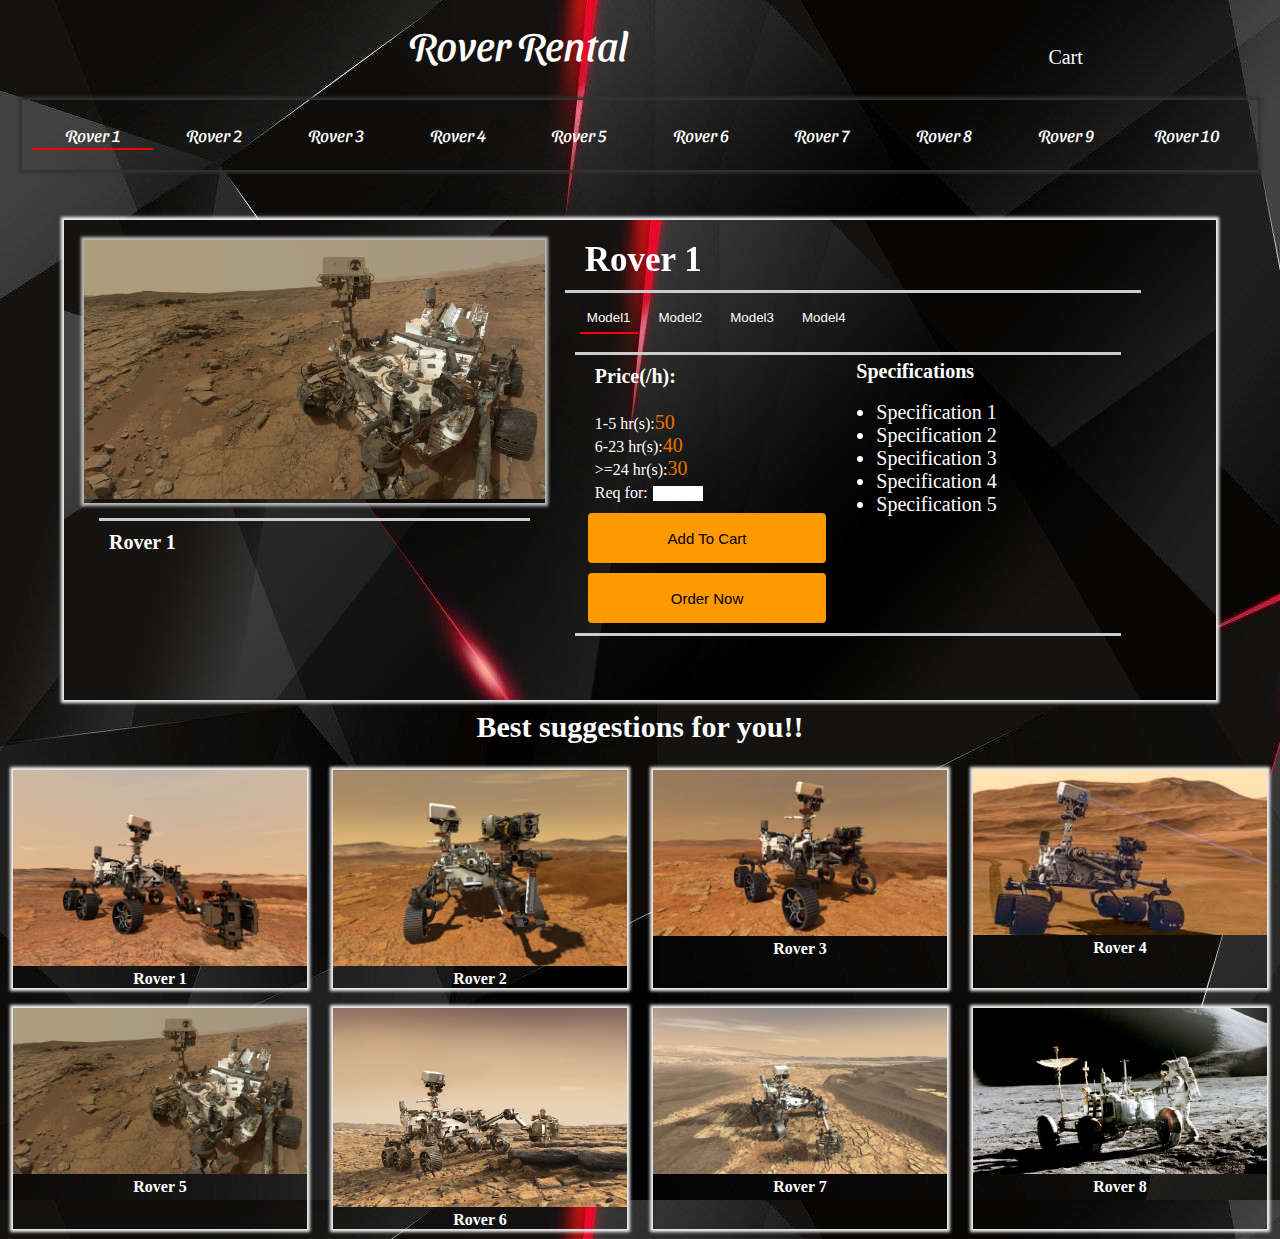
<file: index.html>
<!DOCTYPE html>
<html>
<head>

	<link rel="icon" href="https://img.icons8.com/windows/32/000000/moon-rover.png">
	<meta charset="utf-8">
	<meta http-equiv="X-UA-Compatible" content="IE=edge">
	<meta name="viewport" content="width=device-width, initial-scale=1">
	<title>Rover rental</title>
	<link href="https://fonts.googleapis.com/css2?family=Sansita+Swashed&display=swap" rel="stylesheet">

	<link rel="stylesheet" href="https://cdnjs.cloudflare.com/ajax/libs/font-awesome/4.7.0/css/font-awesome.min.css">
	<link rel="stylesheet" href="https://maxcdn.bootstrapcdn.com/font-awesome/4.4.0/css/font-awesome.min.css">

	<link rel="stylesheet" type="text/css" href="rover.css">
</head>
<body>
	<!-- <div class="bill">
		<span>
			Payment Details
		</span>
		<span>
			Total cost:
		</span>
	</div> -->
	<div class="cartlist" id="cartlist">
		<!-- <span style="float: right;padding: 5px;margin: 5px;">
			CART:
		</span> -->
		<button class="proceed" onclick="proceed()" >
			Proceed to pay
		</button>
		<!-- <div class="i1" id="i1">
			<div class="model">
				<span class="c">
					Rover1 (model1)
				</span>
			</div>
			<div class="ofor">
				<div class="tm">
					<span class="d">
						for 3 hr(s)
					</span>
				</div>
				<hr>
				<div style="display: flex;">
					<div class="time" id="time">
						
					</div>
					<div class="date" id="date">
						
					</div>
				</div>
			</div>
		</div>
		<hr> -->
	</div>
	<div class="navbar" id="navbar">
		<div class="titleRR" id="titleRR">
			<div style="font-family: 'Sansita Swashed', cursive;">Rover Rental</div>
			<div class="ocs1" id="ocs1">
			<div class="cart" id="cart" onclick="cartl()">
				Cart
			</div>
			<!-- <div class="orders" id="orders" onclick="ordersl()">
				Orders
			</div> -->
			</div>
		</div>
		<div class="ocs" id="ocs">
			<div class="cart" id="cart" onclick="cartl()">
				Cart
			</div>
			<!-- <div class="orders" id="orders" onclick="ordersl()">
				Orders
			</div> -->
		</div>
	</div>
	<div class="rtypes" id="rtypes">
		<button class="r1" id="r1" onclick="selrover(1)">Rover 1</button>
		<button class="r2" id="r2" onclick="selrover(2)">Rover 2</button>
		<button class="r3" id="r3" onclick="selrover(3)">Rover 3</button>
		<button class="r4" id="r4" onclick="selrover(4)">Rover 4</button>
		<button class="r5" id="r5" onclick="selrover(5)">Rover 5</button>
		<button class="r6" id="r6" onclick="selrover(6)">Rover 6</button>
		<button class="r7" id="r7" onclick="selrover(7)">Rover 7</button>
		<button class="r8" id="r8" onclick="selrover(8)">Rover 8</button>
		<button class="r9" id="r9" onclick="selrover(9)">Rover 9</button>
		<button class="r10" id="r10" onclick="selrover(10)">Rover 10</button>
	</div>
	<div class="added" id="added">
		Added to cart
	</div>
	<div class="main" id="main">
		<div class="cardet" id="cardt">
			<div class="rvr1" id="rvr1" style="box-shadow: 0px 0px 3px 3px #bfbfbf;">
				<img id="image" src="rover1.jpg" style="width: 100%">
			</div>
			<div class="rovd" id="rovd">
				<hr>
				<div class="rovname" id="rovname">
					<span id="name" style="position: relative;top:35%; margin-left: 10px;margin-right: 10px">Rover 1</span>
					<div>
						
					</div>
				</div>

				<div class="rovcost" id="rovcost">
					
				</div>
			</div>
			<div class="atc1" id="atc1" onclick="addtocart()">
				<button class="atcb">Add To Cart</button>
			</div>
			<div class="ato1" id="ato1">
				<button class="ptrb">Order Now</button>
			</div>
			<div class="specs" id="specs">
				<span id="sp" class="sp">
							Specifications
						</span>
						<br>
						<br>
						<ul class="speci" id="speci">
							<li>Specification 1</li>
							<li>Specification 2</li>
							<li>Specification 3</li>
							<li>Specification 4</li>
							<li>Specification 5</li>
						</ul>
			</div>
		</div>
		<div class="chmain" id="chmain">
			<div class="char" id="char">
				<span id="name1" style="position: relative;top:10px; margin-left: 10px;margin-right: 10px">Rover 1</span>
			</div>
				<hr>

			<div class="models" id="models">
				<!-- <span style="font-weight: bold;font-size: 20px;">Model:</span> -->
				<button class="m1" id="m1" onclick="modelsel(1)">Model1</button>
				<button class="m2" id="m2" onclick="modelsel(2)">Model2</button>
				<button class="m3" id="m3" onclick="modelsel(3)">Model3</button>
				<button class="m4" id="m4" onclick="modelsel(4)">Model4</button>
				<br>
				<br>
				<hr>
				<div class="cost" id="cost">
					<div class="cost1" id="cost1">
						<div class="rc">
							<span>
								<label class="rcl" id="pricetag">Price(/h):</label><br><br>
								<label class="rclp">1-5 hr(s):</label><label class="pval1" id="pval1" style="color: #e67300"> 120</label><br>
								<label class="rclp">6-23 hr(s):</label><label class="pval6" id="pval6" style="color: #e67300"> 120</label><br>
								<label class="rclp">>=24 hr(s):</label><label class="pval24" id="pval24" style="color: #e67300">;120</label><br>

								<label class="rclp">Req for:</label><!-- <label class="pval12" id="pval12" style="color: #e67300"> &nbsp; &#x20B9;120</label> -->
								<input type="number" name="text" id="text" class="text" autocomplete="off" min="0">
								<br>
							</span>
						</div>
						<div class="atc" id="atc">
							<button class="atcb" id="atcb" onclick="addtocart()">Add To Cart</button>
						</div>
						<div class="ato" id="ato" onclick="order()">
							<button class="ptrb">Order Now</button>
						</div>
					</div>
					<div class="spl" id="spl">
						<span id="sp" class="sp">
							Specifications
						</span>
						<br>
						<br>
						<ul class="speci" id="speci">
							<li>Specification 1</li>
							<li>Specification 2</li>
							<li>Specification 3</li>
							<li>Specification 4</li>
							<li>Specification 5</li>
						</ul>
					</div>
				</div>
				<hr>
				
			</div>
		</div>
	</div>
	<div class="stitle" id="stitle">
			Best suggestions for you!!
	</div>
	<div class="sugg" id="sugg">
		
		<div class="s1" onclick="selrover(1)">
			<img src="r1.jpg" style="width: 100%">
			<span style="margin-top: 5px;font-weight: bold;">
				Rover 1
			</span>
		</div>
		<div class="s2" onclick="selrover(2)">
			<img src="r2.jpg" style="width: 100%">
			<span style="margin-top: 5px;font-weight: bold;">
				Rover 2
			</span>
		</div>		
		<div class="s3" onclick="selrover(3)">
			<img src="r3.jpg" style="width: 100%">
			<span style="margin-top: 5px;font-weight: bold;">
				Rover 3
			</span>
		</div>
		<div class="s4" onclick="selrover(4)">
			<img src="r4.jpg" style="width: 100%">
			<span style="margin-top: 5px;font-weight: bold;">
				Rover 4
			</span>
		</div>
	</div>
	<div class="sugg1" id="sugg1">
		
		<div class="s11" onclick="selrover(5)">
			<img src="rover1.jpg" style="width: 100%">
			<span style="margin-top: 5px;font-weight: bold;">
				Rover 5
			</span>
		</div>
		<div class="s12" onclick="selrover(6)">
			<img src="rover2.jpg" style="width: 100%">
			<span style="margin-top: 5px;font-weight: bold;">
				Rover 6
			</span>
		</div>		
		<div class="s13" onclick="selrover(7)">
			<img src="rover3.jpg" style="width: 100%">
			<span style="margin-top: 5px;font-weight: bold;">
				Rover 7
			</span>
		</div>
		<div class="s14" onclick="selrover(8)">
			<img src="rover4.jpg" style="width: 100%">
			<span style="margin-top: 5px;font-weight: bold;">
				Rover 8
			</span>
		</div>
	</div>
	<script type="text/javascript">
		document.getElementById("r1").style.borderBottomColor="red";
		document.getElementById("r2").style.borderBottomColor="transparent";
		document.getElementById("r3").style.borderBottomColor="transparent";
		document.getElementById("r4").style.borderBottomColor="transparent";
		document.getElementById("r5").style.borderBottomColor="transparent";
		document.getElementById("r6").style.borderBottomColor="transparent";
		document.getElementById("r7").style.borderBottomColor="transparent";
		document.getElementById("r8").style.borderBottomColor="transparent";
		document.getElementById("r9").style.borderBottomColor="transparent";
		document.getElementById("r10").style.borderBottomColor="transparent";
		localStorage.setItem("rovnum","1");
		function selrover(num){
			var mul;

			if(num==1){
				localStorage.setItem("model","model1");
				localStorage.setItem("rovnum","1");
				mul=parseInt(localStorage.getItem("rovnum"));
				document.getElementById("m1").style.borderBottomColor = "red";
				document.getElementById("m2").style.borderBottomColor = "transparent";
				document.getElementById("m3").style.borderBottomColor = "transparent";
				document.getElementById("m4").style.borderBottomColor = "transparent";
				// .pval1,.pval6,.pval12,.pval24
				document.getElementById("pval1").innerHTML=50*mul;
				document.getElementById("pval6").innerHTML=40*mul;
				// document.getElementById("pval12").innerHTML="&nbsp; &#x20B9; 230/-";
				document.getElementById("pval24").innerHTML=30*mul;
				document.getElementById("image").src="r1.jpg";
				document.getElementById("name").innerHTML="Rover 1";
				document.getElementById("name1").innerHTML="Rover 1";
				document.getElementById("r1").style.borderBottomColor="red";
				document.getElementById("r2").style.borderBottomColor="transparent";
				document.getElementById("r3").style.borderBottomColor="transparent";
				document.getElementById("r4").style.borderBottomColor="transparent";
				document.getElementById("r5").style.borderBottomColor="transparent";
				document.getElementById("r6").style.borderBottomColor="transparent";
				document.getElementById("r7").style.borderBottomColor="transparent";
				document.getElementById("r8").style.borderBottomColor="transparent";
				document.getElementById("r9").style.borderBottomColor="transparent";
				document.getElementById("r10").style.borderBottomColor="transparent";
			}
			else if(num==2){
				localStorage.setItem("model","model1");
				localStorage.setItem("rovnum","2");
				mul=parseInt(localStorage.getItem("rovnum"));

				document.getElementById("m1").style.borderBottomColor = "red";
				document.getElementById("m2").style.borderBottomColor = "transparent";
				document.getElementById("m3").style.borderBottomColor = "transparent";
				document.getElementById("m4").style.borderBottomColor = "transparent";
				// .pval1,.pval6,.pval12,.pval24
				document.getElementById("pval1").innerHTML=50*mul;
				document.getElementById("pval6").innerHTML=40*mul;
				// document.getElementById("pval12").innerHTML="&nbsp; &#x20B9; 230/-";
				document.getElementById("pval24").innerHTML=30*mul;
				document.getElementById("name").innerHTML="Rover 2";
				document.getElementById("name1").innerHTML="Rover 2";
				document.getElementById("image").src="r2.jpg";
				document.getElementById("r1").style.borderBottomColor="transparent";
				document.getElementById("r2").style.borderBottomColor="red";
				document.getElementById("r3").style.borderBottomColor="transparent";
				document.getElementById("r4").style.borderBottomColor="transparent";
				document.getElementById("r5").style.borderBottomColor="transparent";
				document.getElementById("r6").style.borderBottomColor="transparent";
				document.getElementById("r7").style.borderBottomColor="transparent";
				document.getElementById("r8").style.borderBottomColor="transparent";
				document.getElementById("r9").style.borderBottomColor="transparent";
				document.getElementById("r10").style.borderBottomColor="transparent";
			}
			else if(num==3){
				localStorage.setItem("model","model1");
				localStorage.setItem("rovnum","3");
				mul=parseInt(localStorage.getItem("rovnum"));
				document.getElementById("m1").style.borderBottomColor = "red";
				document.getElementById("m2").style.borderBottomColor = "transparent";
				document.getElementById("m3").style.borderBottomColor = "transparent";
				document.getElementById("m4").style.borderBottomColor = "transparent";
				// .pval1,.pval6,.pval12,.pval24
				document.getElementById("pval1").innerHTML=50*mul;
				document.getElementById("pval6").innerHTML=40*mul;
				// document.getElementById("pval12").innerHTML="&nbsp; &#x20B9; 230/-";
				document.getElementById("pval24").innerHTML=30*mul;
				document.getElementById("name").innerHTML="Rover 3";
				document.getElementById("name1").innerHTML="Rover 3";
				document.getElementById("image").src="r3.jpg";
				document.getElementById("r1").style.borderBottomColor="transparent";
				document.getElementById("r2").style.borderBottomColor="transparent";
				document.getElementById("r3").style.borderBottomColor="red";
				document.getElementById("r4").style.borderBottomColor="transparent";
				document.getElementById("r5").style.borderBottomColor="transparent";
				document.getElementById("r6").style.borderBottomColor="transparent";
				document.getElementById("r7").style.borderBottomColor="transparent";
				document.getElementById("r8").style.borderBottomColor="transparent";
				document.getElementById("r9").style.borderBottomColor="transparent";
				document.getElementById("r10").style.borderBottomColor="transparent";
			}
			else if(num==4){
				localStorage.setItem("model","model1");
				localStorage.setItem("rovnum","4");
				mul=parseInt(localStorage.getItem("rovnum"));
				document.getElementById("m1").style.borderBottomColor = "red";
				document.getElementById("m2").style.borderBottomColor = "transparent";
				document.getElementById("m3").style.borderBottomColor = "transparent";
				document.getElementById("m4").style.borderBottomColor = "transparent";
				// .pval1,.pval6,.pval12,.pval24
				document.getElementById("pval1").innerHTML=50*mul;
				document.getElementById("pval6").innerHTML=40*mul;
				// document.getElementById("pval12").innerHTML="&nbsp; &#x20B9; 230/-";
				document.getElementById("pval24").innerHTML=30*mul;
				document.getElementById("name").innerHTML="Rover 4";
				document.getElementById("name1").innerHTML="Rover 4";
				document.getElementById("image").src="r4.jpg";
				document.getElementById("r1").style.borderBottomColor="transparent";
				document.getElementById("r2").style.borderBottomColor="transparent";
				document.getElementById("r3").style.borderBottomColor="transparent";
				document.getElementById("r4").style.borderBottomColor="red";
				document.getElementById("r5").style.borderBottomColor="transparent";
				document.getElementById("r6").style.borderBottomColor="transparent";
				document.getElementById("r7").style.borderBottomColor="transparent";
				document.getElementById("r8").style.borderBottomColor="transparent";
				document.getElementById("r9").style.borderBottomColor="transparent";
				document.getElementById("r10").style.borderBottomColor="transparent";
			}
			else if(num==5){
				localStorage.setItem("model","model1");
				localStorage.setItem("rovnum","5");
				mul=parseInt(localStorage.getItem("rovnum"));
				document.getElementById("m1").style.borderBottomColor = "red";
				document.getElementById("m2").style.borderBottomColor = "transparent";
				document.getElementById("m3").style.borderBottomColor = "transparent";
				document.getElementById("m4").style.borderBottomColor = "transparent";
				// .pval1,.pval6,.pval12,.pval24
				document.getElementById("pval1").innerHTML=50*mul;
				document.getElementById("pval6").innerHTML=40*mul;
				// document.getElementById("pval12").innerHTML="&nbsp; &#x20B9; 230/-";
				document.getElementById("pval24").innerHTML=30*mul;
				document.getElementById("name").innerHTML="Rover 5";
				document.getElementById("name1").innerHTML="Rover 5";
				document.getElementById("image").src="rover1.jpg";
				document.getElementById("r1").style.borderBottomColor="transparent";
				document.getElementById("r2").style.borderBottomColor="transparent";
				document.getElementById("r3").style.borderBottomColor="transparent";
				document.getElementById("r4").style.borderBottomColor="transparent";
				document.getElementById("r5").style.borderBottomColor="red";
				document.getElementById("r6").style.borderBottomColor="transparent";
				document.getElementById("r7").style.borderBottomColor="transparent";
				document.getElementById("r8").style.borderBottomColor="transparent";
				document.getElementById("r9").style.borderBottomColor="transparent";
				document.getElementById("r10").style.borderBottomColor="transparent";
			}
			else if(num==6){
				localStorage.setItem("model","model1");
				localStorage.setItem("rovnum","6");
				mul=parseInt(localStorage.getItem("rovnum"));
				document.getElementById("m1").style.borderBottomColor = "red";
				document.getElementById("m2").style.borderBottomColor = "transparent";
				document.getElementById("m3").style.borderBottomColor = "transparent";
				document.getElementById("m4").style.borderBottomColor = "transparent";
				// .pval1,.pval6,.pval12,.pval24
				document.getElementById("pval1").innerHTML=50*mul;
				document.getElementById("pval6").innerHTML=40*mul;
				// document.getElementById("pval12").innerHTML="&nbsp; &#x20B9; 230/-";
				document.getElementById("pval24").innerHTML=30*mul;
				document.getElementById("name").innerHTML="Rover 6";
				document.getElementById("name1").innerHTML="Rover 6";
				document.getElementById("image").src="rover2.jpg";
				document.getElementById("r1").style.borderBottomColor="transparent";
				document.getElementById("r2").style.borderBottomColor="transparent";
				document.getElementById("r3").style.borderBottomColor="transparent";
				document.getElementById("r4").style.borderBottomColor="transparent";
				document.getElementById("r5").style.borderBottomColor="transparent";
				document.getElementById("r6").style.borderBottomColor="red";
				document.getElementById("r7").style.borderBottomColor="transparent";
				document.getElementById("r8").style.borderBottomColor="transparent";
				document.getElementById("r9").style.borderBottomColor="transparent";
				document.getElementById("r10").style.borderBottomColor="transparent";
			}
			else if(num==7){
				localStorage.setItem("model","model1");
				localStorage.setItem("rovnum","7");
				mul=parseInt(localStorage.getItem("rovnum"));
				document.getElementById("m1").style.borderBottomColor = "red";
				document.getElementById("m2").style.borderBottomColor = "transparent";
				document.getElementById("m3").style.borderBottomColor = "transparent";
				document.getElementById("m4").style.borderBottomColor = "transparent";
				// .pval1,.pval6,.pval12,.pval24
				document.getElementById("pval1").innerHTML=50*mul;
				document.getElementById("pval6").innerHTML=40*mul;
				// document.getElementById("pval12").innerHTML="&nbsp; &#x20B9; 230/-";
				document.getElementById("pval24").innerHTML=30*mul;
				document.getElementById("name").innerHTML="Rover 7";
				document.getElementById("name1").innerHTML="Rover 7";
				document.getElementById("image").src="rover3.jpg";
				document.getElementById("r1").style.borderBottomColor="transparent";
				document.getElementById("r2").style.borderBottomColor="transparent";
				document.getElementById("r3").style.borderBottomColor="transparent";
				document.getElementById("r4").style.borderBottomColor="transparent";
				document.getElementById("r5").style.borderBottomColor="transparent";
				document.getElementById("r6").style.borderBottomColor="transparent";
				document.getElementById("r7").style.borderBottomColor="red";
				document.getElementById("r8").style.borderBottomColor="transparent";
				document.getElementById("r9").style.borderBottomColor="transparent";
				document.getElementById("r10").style.borderBottomColor="transparent";
			}
			else if(num==8){
				localStorage.setItem("model","model1");
				localStorage.setItem("rovnum","8");
				mul=parseInt(localStorage.getItem("rovnum"));
				document.getElementById("m1").style.borderBottomColor = "red";
				document.getElementById("m2").style.borderBottomColor = "transparent";
				document.getElementById("m3").style.borderBottomColor = "transparent";
				document.getElementById("m4").style.borderBottomColor = "transparent";
				// .pval1,.pval6,.pval12,.pval24
				document.getElementById("pval1").innerHTML=50*mul;
				document.getElementById("pval6").innerHTML=40*mul;
				// document.getElementById("pval12").innerHTML="&nbsp; &#x20B9; 230/-";
				document.getElementById("pval24").innerHTML=30*mul;
				document.getElementById("name").innerHTML="Rover 8";
				document.getElementById("name1").innerHTML="Rover 8";
				document.getElementById("image").src="rover4.jpg";
				document.getElementById("r1").style.borderBottomColor="transparent";
				document.getElementById("r2").style.borderBottomColor="transparent";
				document.getElementById("r3").style.borderBottomColor="transparent";
				document.getElementById("r4").style.borderBottomColor="transparent";
				document.getElementById("r5").style.borderBottomColor="transparent";
				document.getElementById("r6").style.borderBottomColor="transparent";
				document.getElementById("r7").style.borderBottomColor="transparent";
				document.getElementById("r8").style.borderBottomColor="red";
				document.getElementById("r9").style.borderBottomColor="transparent";
				document.getElementById("r10").style.borderBottomColor="transparent";
			}
			else if(num==9){
				localStorage.setItem("model","model1");
				localStorage.setItem("rovnum","9");
				mul=parseInt(localStorage.getItem("rovnum"));
				document.getElementById("m1").style.borderBottomColor = "red";
				document.getElementById("m2").style.borderBottomColor = "transparent";
				document.getElementById("m3").style.borderBottomColor = "transparent";
				document.getElementById("m4").style.borderBottomColor = "transparent";
				// .pval1,.pval6,.pval12,.pval24
				document.getElementById("pval1").innerHTML=50*mul;
				document.getElementById("pval6").innerHTML=40*mul;
				// document.getElementById("pval12").innerHTML="&nbsp; &#x20B9; 230/-";
				document.getElementById("pval24").innerHTML=30*mul;
				document.getElementById("name").innerHTML="Rover 9";
				document.getElementById("name1").innerHTML="Rover 9";
				document.getElementById("image").src="r5.jpg";
				document.getElementById("r1").style.borderBottomColor="transparent";
				document.getElementById("r2").style.borderBottomColor="transparent";
				document.getElementById("r3").style.borderBottomColor="transparent";
				document.getElementById("r4").style.borderBottomColor="transparent";
				document.getElementById("r5").style.borderBottomColor="transparent";
				document.getElementById("r6").style.borderBottomColor="transparent";
				document.getElementById("r7").style.borderBottomColor="transparent";
				document.getElementById("r8").style.borderBottomColor="transparent";
				document.getElementById("r9").style.borderBottomColor="red";
				document.getElementById("r10").style.borderBottomColor="transparent";
			}
			else{
				localStorage.setItem("model","model1");
				localStorage.setItem("rovnum","10");
				mul=parseInt(localStorage.getItem("rovnum"));
				document.getElementById("m1").style.borderBottomColor = "red";
				document.getElementById("m2").style.borderBottomColor = "transparent";
				document.getElementById("m3").style.borderBottomColor = "transparent";
				document.getElementById("m4").style.borderBottomColor = "transparent";
				// .pval1,.pval6,.pval12,.pval24
				document.getElementById("pval1").innerHTML=50*mul;
				document.getElementById("pval6").innerHTML=40*mul;
				// document.getElementById("pval12").innerHTML="&nbsp; &#x20B9; 230/-";
				document.getElementById("pval24").innerHTML=30*mul;
				document.getElementById("name").innerHTML="Rover 10";
				document.getElementById("name1").innerHTML="Rover 10";
				document.getElementById("image").src="r6.jpg";
				document.getElementById("r1").style.borderBottomColor="transparent";
				document.getElementById("r2").style.borderBottomColor="transparent";
				document.getElementById("r3").style.borderBottomColor="transparent";
				document.getElementById("r4").style.borderBottomColor="transparent";
				document.getElementById("r5").style.borderBottomColor="transparent";
				document.getElementById("r6").style.borderBottomColor="transparent";
				document.getElementById("r7").style.borderBottomColor="transparent";
				document.getElementById("r8").style.borderBottomColor="transparent";
				document.getElementById("r9").style.borderBottomColor="transparent";
				document.getElementById("r10").style.borderBottomColor="red";
			}
			document.body.scrollTop = 0;
 			document.documentElement.scrollTop = 0;
		}
	</script>
	<!-- <script type="text/javascript">
		var n=localStorage.getItem("rovnum");
		if(n==1){
			document.getElementById("image").src="rover1.jpg";
		}
		else{
			document.getElementById("image").src="rover2.jpg";

		}

	</script> -->
	<script type="text/javascript">
		document.getElementById("m1").style.borderBottomColor="red";
		document.getElementById("pval1").innerHTML="50";
		document.getElementById("pval6").innerHTML="40";
		// document.getElementById("pval12").innerHTML="&nbsp; &#x20B9; 230/-";
		document.getElementById("pval24").innerHTML="30";
		localStorage.setItem("model","model1");
		function modelsel(num){
			var mul=parseInt(localStorage.getItem("rovnum"));
			if(num==1){
				// alert('hi');
				localStorage.setItem("model","model1");
				document.getElementById("m1").style.borderBottomColor = "red";
				document.getElementById("m2").style.borderBottomColor = "transparent";
				document.getElementById("m3").style.borderBottomColor = "transparent";
				document.getElementById("m4").style.borderBottomColor = "transparent";
				// .pval1,.pval6,.pval12,.pval24
				document.getElementById("pval1").innerHTML=50*mul;
				document.getElementById("pval6").innerHTML=40*mul;
				// document.getElementById("pval12").innerHTML="&nbsp; &#x20B9; 230/-";
				document.getElementById("pval24").innerHTML=30*mul;
			}
			else if(num==2){
				localStorage.setItem("model","model2");
				document.getElementById("m1").style.borderBottomColor = "transparent";
				document.getElementById("m2").style.borderBottomColor = "red";
				document.getElementById("m3").style.borderBottomColor = "transparent";
				document.getElementById("m4").style.borderBottomColor = "transparent";
				document.getElementById("pval1").innerHTML=70*mul;
				document.getElementById("pval6").innerHTML=60*mul;
				// document.getElementById("pval12").innerHTML="&nbsp; &#x20B9; 270/-";
				document.getElementById("pval24").innerHTML=50*mul;
			}
			else if(num==3){
				localStorage.setItem("model","model3");
				document.getElementById("m1").style.borderBottomColor = "transparent";
				document.getElementById("m2").style.borderBottomColor = "transparent";
				document.getElementById("m3").style.borderBottomColor = "red";
				document.getElementById("m4").style.borderBottomColor = "transparent";
				document.getElementById("pval1").innerHTML=40*mul;
				document.getElementById("pval6").innerHTML=30*mul;
				// document.getElementById("pval12").innerHTML="&nbsp; &#x20B9; 140/-";
				document.getElementById("pval24").innerHTML=25*mul;
			}
			else{
				localStorage.setItem("model","model4");
				document.getElementById("m1").style.borderBottomColor = "transparent";
				document.getElementById("m2").style.borderBottomColor = "transparent";
				document.getElementById("m3").style.borderBottomColor = "transparent";
				document.getElementById("m4").style.borderBottomColor = "red";
				document.getElementById("pval1").innerHTML=80*mul;
				document.getElementById("pval6").innerHTML=65*mul;
				// document.getElementById("pval12").innerHTML="&nbsp; &#x20B9; 540/-";
				document.getElementById("pval24").innerHTML=50*mul;
			}
		}
	</script>
	<script type="text/javascript">
		var temp1="";
		var total=parseInt("0");
		var tot;
		function addtocart(){
			var t=document.getElementById("text").value;
			// alert(t);
			if(t.length==0){
				t=parseInt("1");
			}
			else{
				t=parseInt(document.getElementById("text").value);
			}
			// alert(t);
			var nd=document.createElement('div');
			var nd1=document.createElement('div');
			var nd2=document.createElement('div');
			var nd3=document.createElement('div');
			var nd4=document.createElement('div');
			var nd5=document.createElement('div');
			var nd6=document.createElement('div');
			var nd7=document.createElement('hr');
			var nd8=document.createElement('hr');
			var sp1=document.createElement('span');
			var sp2=document.createElement('span');
			nd.setAttribute("class", "i1");
			nd.setAttribute("id", "i1");
			nd1.setAttribute("class","model");
			nd2.setAttribute("class", "ofor");
			nd3.setAttribute("class", "tm");
			nd4.setAttribute("class", "t");
			nd5.setAttribute("class", "time");
			nd6.setAttribute("class", "date");
			sp1.setAttribute("class","c");
			sp1.innerHTML="Rover "+localStorage.getItem("rovnum")+"("+localStorage.getItem('model')+")";
			sp2.setAttribute("class","d");
			sp2.innerHTML="for "+t+" hr(s)";
			nd.appendChild(nd1);
			nd.appendChild(nd2);
			nd1.appendChild(sp1);
			
			nd2.appendChild(nd3);
			nd2.appendChild(nd4);
			nd3.appendChild(sp2);
			// nd2.appendChild(nd7);
			nd4.appendChild(nd5);
			nd4.appendChild(nd6);
			document.getElementById("cartlist").appendChild(nd);
			document.getElementById("cartlist").appendChild(nd8);
			n =  new Date();
			y = n.getFullYear();
			m = n.getMonth() + 1;
			d = n.getDate();
			h=n.getHours();
			min=n.getMinutes();
			sec=n.getSeconds();
			nd6.innerHTML = m + "/" + d + "/" + y;
			nd5.innerHTML = h+":"+min+":"+sec;
			document.getElementById("added").style.opacity = '0';
		    document.getElementById("added").style.opacity = '.6';
			setTimeout(function(){
			    document.getElementById("added").style.opacity = '0';
			}, 1500);
			// var temp=document.getElementsByClassName("i1");
			if(t<6){
				tot=parseInt(document.getElementById("pval1").innerHTML);
				tot=tot*t;
			}
			else if(t>=6 && t<24){
				tot=parseInt(document.getElementById("pval6").innerHTML);
				tot=tot*t;
			}
			else{
				tot=parseInt(document.getElementById("pval24").innerHTML);
				tot=tot*t;
			}
			total=parseInt(total)+parseInt(tot);
			temp1=temp1+sp1.innerHTML+sp2.innerHTML+" ("+nd6.innerHTML+" "+nd5.innerHTML+")"+" cost:"+tot+"<br>";
			localStorage.setItem("inner",temp1);
			localStorage.setItem("totalcost",total);
		}
	</script>
	<script type="text/javascript">
		document.getElementById("cartlist").style.height="0px";
		var v=document.getElementById("cartlist")

		function cartl(){
			// if (document.getElementById("cartlist").style.height=="0") {
			// 	document.getElementById("cartlist").style.position="Fixed";
			// 	document.getElementById("cartlist").style.height="auto";
			// }
			// else
			// {
			// 	document.getElementById("cartlist").style.position="relative";
			// 	document.getElementById("cartlist").style.height="0";
			// }
			if(document.getElementById("cartlist").style.height=="0px"){
				document.getElementById("cartlist").style.border="2px solid white";
				// document.getElementById("cartlist").style.position="Fixed";
				document.getElementById("cartlist").style.height="370px";
			}
			else{
				// document.getElementById("cartlist").style.position="relative";
				document.getElementById("cartlist").style.height="0";
				document.getElementById("cartlist").style.border="0px";
			}
		}
	</script>
	<script type="text/javascript">
		// var temp=document.getElementsByClassName("i1");
		// var temp1=temp.innerHTML;
		// localStorage.setItem("inner",temp1);
		function order(){
			var t=document.getElementById("text").value;
			var tot;
			// alert(t);
			if(t.length==0){
				t=parseInt("1");
			}
			else{
				t=parseInt(document.getElementById("text").value);
			}
			if(t<6){
				tot=parseInt(document.getElementById("pval1").innerHTML);
				tot=tot*t;
			}
			else if(t>=6 && t<24){
				tot=parseInt(document.getElementById("pval6").innerHTML);
				tot=tot*t;
			}
			else{
				tot=parseInt(document.getElementById("pval24").innerHTML);
				tot=tot*t;
			}
			n =  new Date();
			y = n.getFullYear();
			m = n.getMonth() + 1;
			d = n.getDate();
			h=n.getHours();
			min=n.getMinutes();
			sec=n.getSeconds();
			var tempr=document.getElementById("name").innerHTML+" "+"("+localStorage.getItem("model")+") "+"for "+t+"hr(s) ("+m + "/" + d + "/" + y+" "+h+":"+min+":"+sec+")"+" cost: "+tot;
			localStorage.setItem("inner",tempr);
			localStorage.setItem("totalcost",tot);
			window.open("bill.html");
		}
	</script>
	<script type="text/javascript">
		function proceed(){
			window.open("bill.html");
		}
	</script>
</body>
</html>
</file>
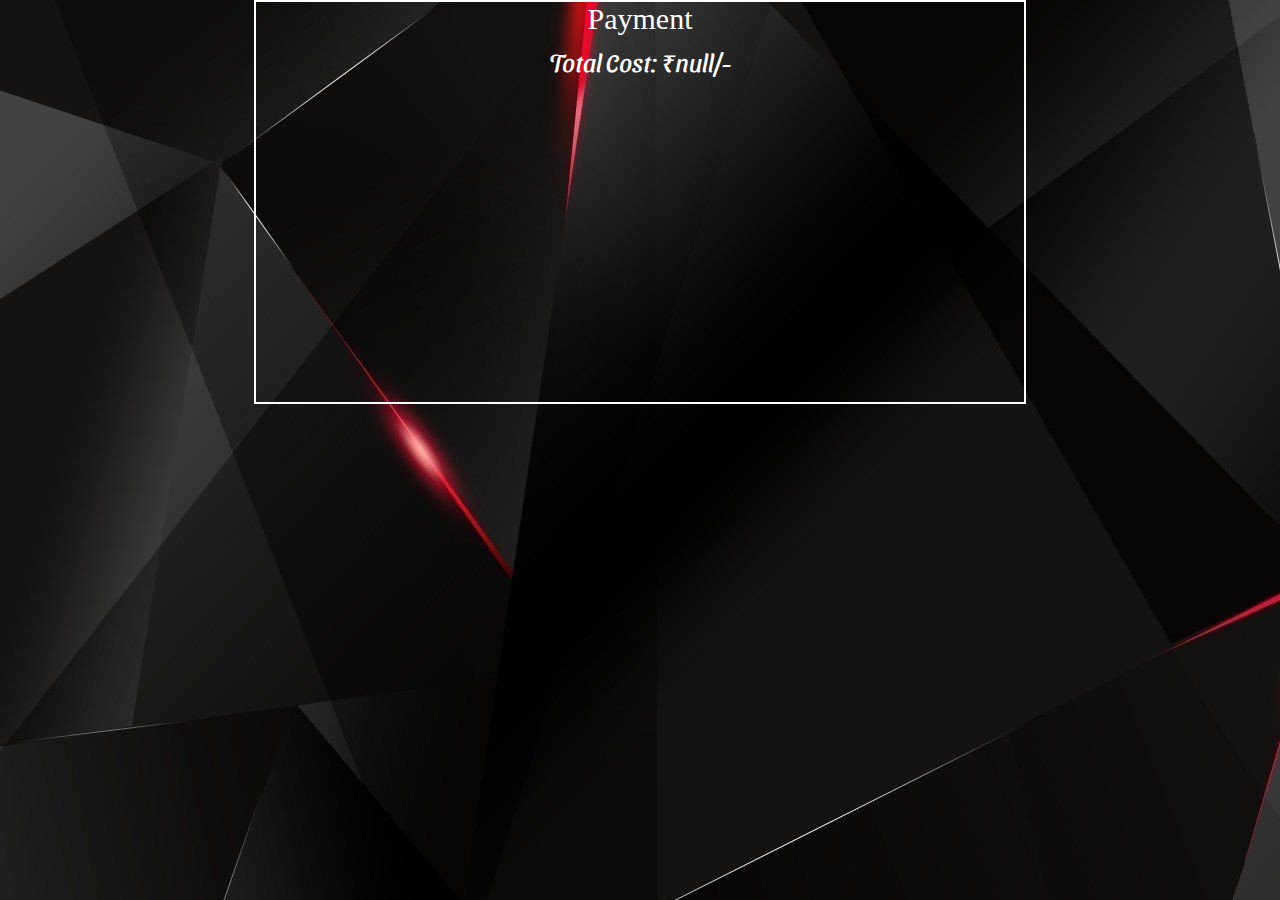
<file: bill.html>
<!DOCTYPE html>
<html>
<!DOCTYPE html>
<html>
<head>
	<link rel="icon" href="https://img.icons8.com/windows/32/000000/moon-rover.png">
	<meta charset="utf-8">
	<meta http-equiv="X-UA-Compatible" content="IE=edge">
	<meta name="viewport" content="width=device-width, initial-scale=1">
	<title>Rover rental|Bill</title>
	<link href="https://fonts.googleapis.com/css2?family=Sansita+Swashed&display=swap" rel="stylesheet">

	<link rel="stylesheet" href="https://cdnjs.cloudflare.com/ajax/libs/font-awesome/4.7.0/css/font-awesome.min.css">
	<link rel="stylesheet" href="https://maxcdn.bootstrapcdn.com/font-awesome/4.4.0/css/font-awesome.min.css">

	<link rel="stylesheet" type="text/css" href="rover.css">
</head>
<body>
	<div class="bill">
		<span style="font-size: 30px;">
			Payment
		</span>
		<div class="bill12" id="bill12" style="margin: 10px;">
			
		</div>
		<div class="total" id="total" style="text-align: center; font-family: 'Sansita Swashed', cursive;font-size: 25px;margin: 10px; ">
			
		</div>
	</div>
	<script type="text/javascript">
		var temp1=localStorage.getItem("inner");
		var temp2=localStorage.getItem("totalcost");
		document.getElementById("bill12").innerHTML=temp1;
		document.getElementById("total").innerHTML="Total Cost: &#x20B9;"+temp2+"/-";
	</script>
</body>
</html>
</file>
<file: rover.css>
*{
	border: 0;
	margin: 0;
	outline: 0;
	padding: 0;
}
body{
	background-image: url('bg.jpg');
	color: white;
}
.rtypes{
	width: 95%;
	padding-top: 20px;
	padding-bottom: 20px;
	padding-left: 10px;
	padding-right: 10px;
	margin-left: auto;
	margin-right: auto;
	display: flex;
	box-shadow: 0 0 3px 3px #333333;
}
.top{
	width: 200px;
	padding: 10px;
	margin: 10px;
	font-weight: bolder;
	margin-right: auto;
	margin-left: auto;
	font-size: 30px;
	text-align: center;
	border-bottom: 2px solid red;
}
.r1,.r2,.r3,.r4,.r5,.r6,.r7,.r8,.r9,.r10{
	width: 10%;
	height: 30px;
	display: block;
	margin-left: auto;
	font-size: 17px;
	margin-right: auto;
	background-color: transparent;
	color: white;
	border: 2px solid transparent;
	/*box-shadow: 0 0 3px 3px #333333;*/
	text-align: center;
	transition: transform .4s;
	font-family: 'Sansita Swashed'
}
.r1:hover,.r2:hover,.r3:hover,.r4:hover,.r5:hover,.r6:hover,.r7:hover,.r8:hover,.r9:hover,.r10:hover{
	transform: scale(1.05);
	cursor: pointer;
	border-bottom-color: red;
}
.bill{
	width: 60%;
	margin-left: auto;
	margin-right: auto;
	height: 400px;
	border: 2px solid white;
	text-align: center;
	max-height: 500px;
	overflow: scroll;
}
.c{
	position: relative;
	top: 45%;
	padding: 15px;
	margin-left: auto;
	margin-right: auto;
}
.text{
	width: 50px;
}
.d{
	position: relative;
	top: 45%;
}
.navbar{
	width: 95%;
	margin-left: auto;
	margin-right: auto;
	height: 80px;
	margin-top: 20px;
	/*border: 2px solid red;*/
	display: flex;
}
/*.bill{
	overflow: scroll;
}*/
.bill12{
	width: 100%;
	font-size: 20px;
}
.cartlist,.bill1{
	z-index: 1;
	overflow: scroll;
	color: white;
	position: fixed;
	margin-left: 75%;
	top: 83px;
	width: 20%;
	height: 0px;
	max-height: 370px;
	/*border: 2px solid white;*/
	background: white;
	background: url("bg.jpg");
	transition: height .4s;
}
.proceed{
	padding: 5px;
	margin: 5px;
	background-color: #ff9900;
	border-radius: 3px;
}
.i1{
	width: 100%;
	display: flex;
	height: 70px;
	transition: height .4s;
}
.model{
	width: 60%;
}
.ofor{
	width: 40%;
	height: 50px;
}
.tm{
	width: 100%;
	height: 35px;
}
.t{
	display: flex;
}
.time{
	width: 50%;
	font-size: 12px;
	height: 30px;
}
.date{
	height: 30px;
	width: 50%;
	font-size: 12px;
}
.titleRR{
	width: 80%;
	text-align: center;
	font-size: 40px;
	/*border: 2px solid white;*/
	height: 75px;
}
.ocs{
	display: flex;
	width: 20%;
	text-align: center;
	font-size: 40px;
	/*border: 2px solid white;*/
	height: 75px;
	font-size: 20px;
}
.ocs1{
	visibility: hidden;
	text-align: center;
	font-size: 40px;
	border: 2px solid white;
	height: auto;
	font-size: 20px;
}
.cart{
	height: 30px;
	position: relative;
	top: 35%;
	width: 50%;
	border-bottom:2px solid transparent;
}
.cart:hover,.orders:hover{
	border-bottom-color: red;
	cursor: pointer;
}
.orders{
	height: 30px;
	position: relative;
	top: 35%;
	width: 50%;
	border-bottom:2px solid transparent;
}
.main{
	color: white;
	height: 480px;
	display: flex;
	width: 90%;
	margin-left: auto;
	margin-right: auto;
	/*border: 2px solid red;*//*
	border-top: 3px solid #cccccc;
	border-bottom: 3px solid #cccccc;*/
	box-shadow: 0px 0px 3px 3px #f2f2f2;
	margin-top: 50px;
	background-image: url('bg.jpg');
	background-repeat: no-repeat;
}
.cardet{
	width: 40%;
	margin: 20px;
}
.rvr1{
	/*border: 2px solid black;*/
}
.rovd{
	margin: 15px;
	height: 15%;
	/*border: 2px solid black;*/
}
.rovname{
	width: 100%;
	font-size: 20px;
	font-weight: bolder;
	position: relative;
	top: 10px;
	/*transform: translateY(50%);*/
}
.chmain{
	width: 50%;
	/*margin: 10px;*/
}
.char{
	width: 100%;
	margin: 10px;
	/*margin-top: 10px;*/
	height: 50px;
	font-size: 35px;
	font-weight: bolder;
}
.models{
	margin-top: 10px;
	margin-bottom: 10px;
	margin-left: 10px;
	margin-right: 20px;
}
.m1,.m2,.m3,.m4{
	color: white;
	width: auto;
	padding: 7px;
	margin-left: 5px;
	margin-right: 5px;
	border-bottom: 2px solid transparent;
	/*border-radius: 5px;*/
	transition: transform .4s;
	background: transparent;
}
.m1:hover,.m2:hover,.m3:hover,.m4:hover{
	cursor: pointer;
	/*border: 1.5px solid #b3b3b3;*/
	transform: translateY(-5px);
	color: white;
	background-color: #404040;
}
/*.m1:active{
	color: white;
	background-color: black;
}*/
hr {
	position: relative;
  border: 0;
  clear:both;
  /*width: 50%;           */
  background-color:#cccccc;
  height: 3px;
}
.cost{
	width: 100%;
	display: flex;
	margin-top: 5px;
	height: auto;
	/*border: 2px solid red;*/
	margin-left: auto;
	margin-right: auto;
}
.rc{
	margin: 5px;
	margin-left: 20px;
	font-size: 20px;
}
.rcl{
	font-size: 16px;
}
.atc,.ato{
	margin-top: 10px;
	margin-bottom: 10px;
	width: 90%;
	margin-left: auto;
	margin-right: auto;
}
.atcb,.ptrb{
	width: 100%;
	height: 50px;
	/*border: 2px solid black;*/
	border-radius: 4px;
	background-color: #ff9900;
	transition: background .5s;
	font-size: 15px;
}
.atcb:hover,.ptrb:hover{
	background: #e68a00;
	cursor: pointer;
}
.cost1{
	width: 50%;
}
.spl{
	width: 50%;
	/*text-align: center;*/
	margin-left: 17px;
}
.speci{
	margin-left: 20px;
	font-size: 20px;
}
.sugg,.sugg1{
	margin-top: 20px;
	margin-bottom: 20px;
	margin-bottom: 10px;
	display: flex;
	width: 100%;
}
.sp{
	font-size: 20px;
	font-weight: bold;
}
.s1,.s2,.s3,.s4,.s11,.s12,.s13,.s14{
	width: 23%;
	height: auto;
	margin-right: auto;
	margin-left: auto;
	/*border: 2px solid red;*/
	box-shadow: 0px 0px 3px 3px #f2f2f2;
	transition: transform .4s;
	text-align: center;
}
.s1:hover,.s2:hover,.s3:hover,.s4:hover,.s11:hover,.s12:hover,.s13:hover,.s14:hover{
	transform: scale(1.05);
	box-shadow: 0px 0px 3px 3px #d9d9d9;
	cursor: pointer;
}
.stitle{
	font-size: 30px;
	font-weight: bolder;
	text-align: center;
	height: 30px;
	padding: 10px;
}
#pricetag{
	font-size: 20px; 
	font-weight: bold;
}
.rclp{
	font-size: 16px;
}
.pval1,.pval6,.pval12,.pval24{
	font-size: 20px;
}
.atc1,.ato1{
	display: none;
}
.added{
	font-size: 30px;
	width: auto;
	padding: 5px;
	height: 40px;
	position: fixed;
	top: 1%;
	background: #000000;
	color: #d9d9d9;
	opacity: 0%;
	left: 45%;
	/*visibility: hidden;*/
	transition:opacity .3s;
	border-radius: 5px;
}
.specs{
	display: none;
}
@media(max-width: 1024px) and (min-width: 900px){
	.rclp{
		font-size: 15px;
	}
	.pval1,.pval6,.pval12,.pval24{
		font-size: 17px;
	}
}
@media(max-width: 899px) and (min-width: 835px){
	.rclp{
		font-size: 15px;
	}
	.pval1,.pval6,.pval12,.pval24{
		font-size: 17px;
	}
	.cartlist,.bill1{
		width: 70%;
		margin-left: 15%;
	}
}
@media(max-width: 834px) and (min-width: 731px){
	.rclp{
		font-size: 15px;
	}
	.pval1,.pval6,.pval12,.pval24{
		font-size: 17px;
	}
	.atc1,.ato1{
		display: block;
		margin-top: 10px;
		margin-bottom: 10px;
		width: 90%;
		margin-left: auto;
		margin-right: auto;
	}
	.atc,.ato{
		display: none;
	}
	.cartlist,.bill1{
		width: 70%;
		margin-left: 15%;
	}
}
@media(max-width: 730px) and (min-width: 600px){
	.r1,.r2,.r3,.r4,.r5{
		width: 25%;
	}
	.r6,.r7,.r8,.r9,.r10{
		display: none;
	}
	.rclp{
		font-size: 13px;
	}
	.pval1,.pval6,.pval12,.pval24{
		font-size: 15px;
	}
	.m1,.m2,.m3,.m4{
		font-size: 10px;
		margin-left: 3px;
	}
	.atc1,.ato1{
		display: block;
		margin-top: 10px;
		margin-bottom: 10px;
		width: 90%;
		margin-left: auto;
		margin-right: auto;
	}
	.atc,.ato{
		display: none;
	}
	.cartlist,.bill1{
		width: 70%;
		margin-left: 15%;
	}
}
@media(max-width: 599px) and (min-width: 530px){
	.titleRR{
		width: 70%;
	}
	.stitle{
		font-size: 24px;
	}
	.r1,.r2,.r3,.r4,.r5{
		width: 25%;
	}
	.r6,.r7,.r8,.r9,.r10{
		display: none;
	}
	.ocs{
		width: 30%;
	}
	.rclp{ 
		font-size: 13px;
	}
	.pval1,.pval6,.pval12,.pval24{
		font-size: 15px;
	}
	.m1,.m2,.m3,.m4{
		font-size: 10px;
		margin-left: 3px;
	}
	.atc1,.ato1{
		display: block;
		margin-top: 10px;
		margin-bottom: 10px;
		width: 90%;
		margin-left: auto;
		margin-right: auto;
	}
	.atc,.ato{
		display: none;
	}
	.s1,.s2,.s11,.s12{
		width: 47%;
	}
	.s3,.s4,.s13,.s14{
		display: none;
	}
	.cartlist,.bill1{
		width: 70%;
		margin-left: 15%;
	}
}
@media(min-width: 431px) and (max-width: 529px){
	.titleRR{
		width: 70%;
	}
	.stitle{
		font-size: 24px;
	}
	.r1,.r2,.r3,.r4,.r5{
		width: 25%;
	}
	.r6,.r7,.r8,.r9,.r10{
		display: none;
	}
	.ocs{
		width: 30%;
	}
	.rclp{ 
		font-size: 11px;
	}
	.spl{
		width: 35%;
	}
	.csst1{
		width: 65%;
	}
	.sp{
		font-size: 15px;
	}
	.speci{
		font-size: 11px;
	}
	.pval1,.pval6,.pval12,.pval24{
		font-size: 10px;
	}
	.m1,.m2,.m3,.m4{
		font-size: 10px;
		margin-left: 3px;
	}
	.atc1,.ato1{
		display: block;
		margin-top: 10px;
		margin-bottom: 10px;
		width: 90%;
		margin-left: auto;
		margin-right: auto;
	}
	.atc,.ato{
		display: none;
	}
	.s1,.s2,.s11,.s12{
		width: 47%;
	}
	.s3,.s4,.s13,.s14{
		display: none;
	}
	.cartlist,.bill1{
		width: 70%;
		margin-left: 15%;
	}
}
@media(max-width: 430px){
	.r1,.r2,.r3,.r4,.r5{
		width: 25%;
		font-size: 15px;
	}
	.r6,.r7,.r8,.r9,.r10{
		display: none;
	}
	.stitle{
		font-size: 24px;
	}
	.ocs{
		display: none;
		/*width: 30%;*/
	}
	.ocs1{
		display: flex;
		visibility: visible;
		border-color: transparent;
	}
	.cart{
		width: 20%;
		float: right;
	}
	.orders{
		width: 20%;
		float: right;
	}
	.titleRR{
		width: 100%;
	}
	.rclp{
		font-size: 13px;
	}
	.pval1,.pval6,.pval12,.pval24{
		font-size: 15px;
	}
	.m1,.m2,.m3,.m4{
		font-size: 10px;
		margin-left: 3px;
	}
	.atc1,.ato1{
		display: block;
		margin-top: 10px;
		margin-bottom: 10px;
		width: 90%;
		margin-left: auto;
		margin-right: auto;
	}
	.atc,.ato{
		display: none;
	}
	.s1,.s2,.s11,.s12{
		width: 47%;
	}
	.s3,.s4,.s13,.s14{
		display: none;
	}
	#pricetag{
		font-size: 20px;
	}
	.spl{
		display: none;
	}
	.cost1{
		width: 100%;
	}
	.specs{
		display: block;
	}
	.speci{
		font-size: 12px;
	}
	.cartlist,.bill1{
		top: 105px;
		width: 90%;
		margin-left:5%;
	}
}
</file>
